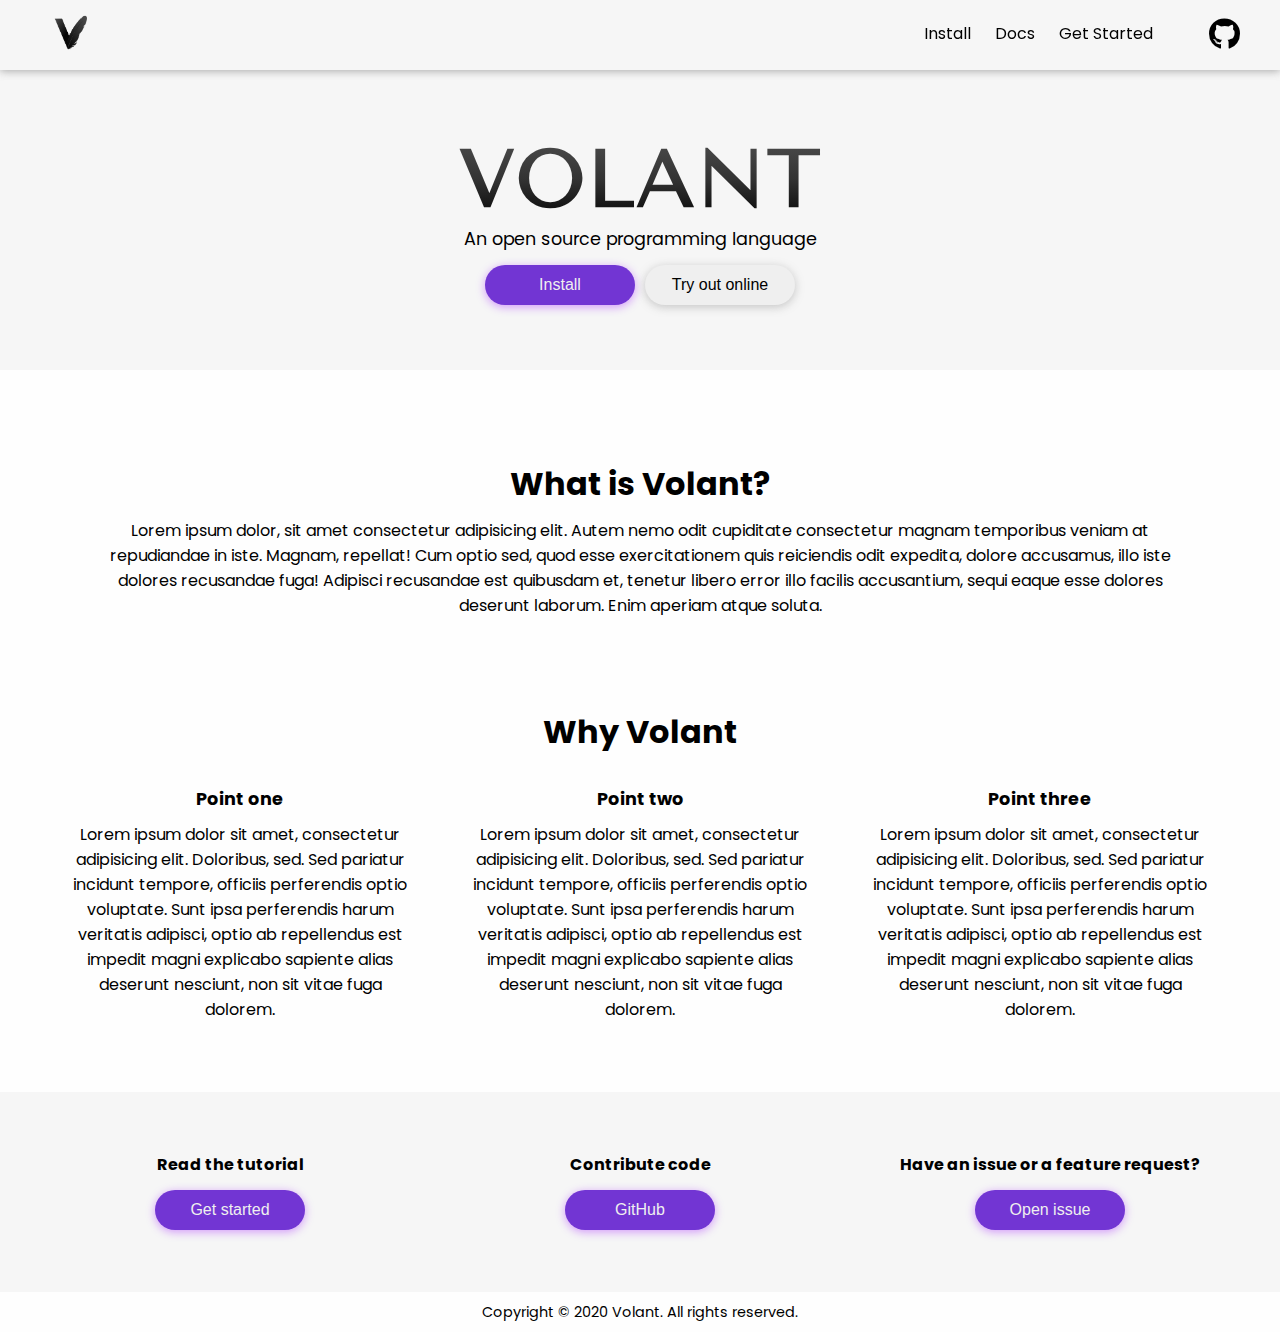
<file: index.html>
<!DOCTYPE html>
<html>
<head>
	<meta charset="utf-8">
	<meta name="viewport" content="width=device-width">
	<title>repl.it</title>
	<link href="style.css" rel="stylesheet" type="text/css" />
	<link href="pages/home.css" rel="stylesheet" type="text/css" />
    <link rel="stylesheet" href="https://use.fontawesome.com/releases/v5.14.0/css/all.css">
</head>

<body>
	<!--─────Header─────-->
	<header>
		<a class="logo" href="#main">
			<img src="images/logo.png" alt="logo" />
		</a>
		<nav>
			<ul class="nav-bar">
				<div class="bg"></div>
				<li><a class="nav-link" href="#">Install</a></li>
				<li><a class="nav-link" href="pages/docs.html">Docs</a></li>
				<li><a class="nav-link" href="#">Get Started</a></li>
			</ul>

            <a class="github" href="#"><i class="fab fa-github"></i></a>

			<div class="hamburger">
				<div class="line1"></div>
				<div class="line2"></div>
				<div class="line3"></div>
			</div>
		</nav>

	</header>

	<!--─────Main─────-->
	<div id="main">
		<!-- hero -->
		<div class="hero">
			<h1>VOLANT</h1>
			<p>An open source programming language </p>
            <div class="btns">
			<button class="btn-1">Install</button>
            <button class="btn-2">Try out online</button>
            </div>
        </div>
       
       <div class="about">
           <div class="what">
           <h3>What is Volant?</h3>
           <p>Lorem ipsum dolor, sit amet consectetur adipisicing elit. Autem nemo odit cupiditate consectetur magnam temporibus veniam at repudiandae in iste. Magnam, repellat! Cum optio sed, quod esse exercitationem quis reiciendis odit expedita, dolore accusamus, illo iste dolores recusandae fuga! Adipisci recusandae est quibusdam et, tenetur libero error illo facilis accusantium, sequi eaque esse dolores deserunt laborum. Enim aperiam atque soluta.</p>
           </div>

            <div class="why"> 
                <h3>Why Volant</h3>
                <div class="points">
                    <section>
                        <h4>Point one</h4>
                        <p>Lorem ipsum dolor sit amet, consectetur adipisicing elit. Doloribus, sed. Sed pariatur incidunt tempore, officiis perferendis optio voluptate. Sunt ipsa perferendis harum veritatis adipisci, optio ab repellendus est impedit magni explicabo sapiente alias deserunt nesciunt, non sit vitae fuga dolorem.</p>
                    </section>
                    <section>
                        <h4>Point two</h4>
                        <p>Lorem ipsum dolor sit amet, consectetur adipisicing elit. Doloribus, sed. Sed pariatur incidunt tempore, officiis perferendis optio voluptate. Sunt ipsa perferendis harum veritatis adipisci, optio ab repellendus est impedit magni explicabo sapiente alias deserunt nesciunt, non sit vitae fuga dolorem.</p>
                    </section>
                    <section>
                        <h4>Point three</h4>
                        <p>Lorem ipsum dolor sit amet, consectetur adipisicing elit. Doloribus, sed. Sed pariatur incidunt tempore, officiis perferendis optio voluptate. Sunt ipsa perferendis harum veritatis adipisci, optio ab repellendus est impedit magni explicabo sapiente alias deserunt nesciunt, non sit vitae fuga dolorem.</p>
                    </section>
                </div>
           </div>   
       </div>

       <div class="bottom"> 
            <section>
                <h4>Read the tutorial</h4>
                <button class="btn-1">Get started</button>
            </section>
            <section>
                <h4>Contribute code</h4>
                <button class="btn-1">GitHub</button>
            </section>
            <section>
                <h4>Have an issue or a feature request?</h4>
                <button class="btn-1">Open issue</button>
                
            </section>
        </div>

            <!-- for later 
            <div class="links">
                <h6>Docs</h6>
                <h6>Playground</h6>
                <h6>Blog</h6>
                <h6>Faqs</h6>
                <a href="">discord</a>
                <a href="">twitter</a>
                <a href="">github</a>
            </div>
             -->

    </div>

    <!--─────Footer─────-->
    <footer class="copyright">
        Copyright &#169; 2020 Volant. All rights reserved. 
		<a href="#" target="_blank"></a>
    </footer>

    <script src="script.js"></script>
</body>
</html>
</file>
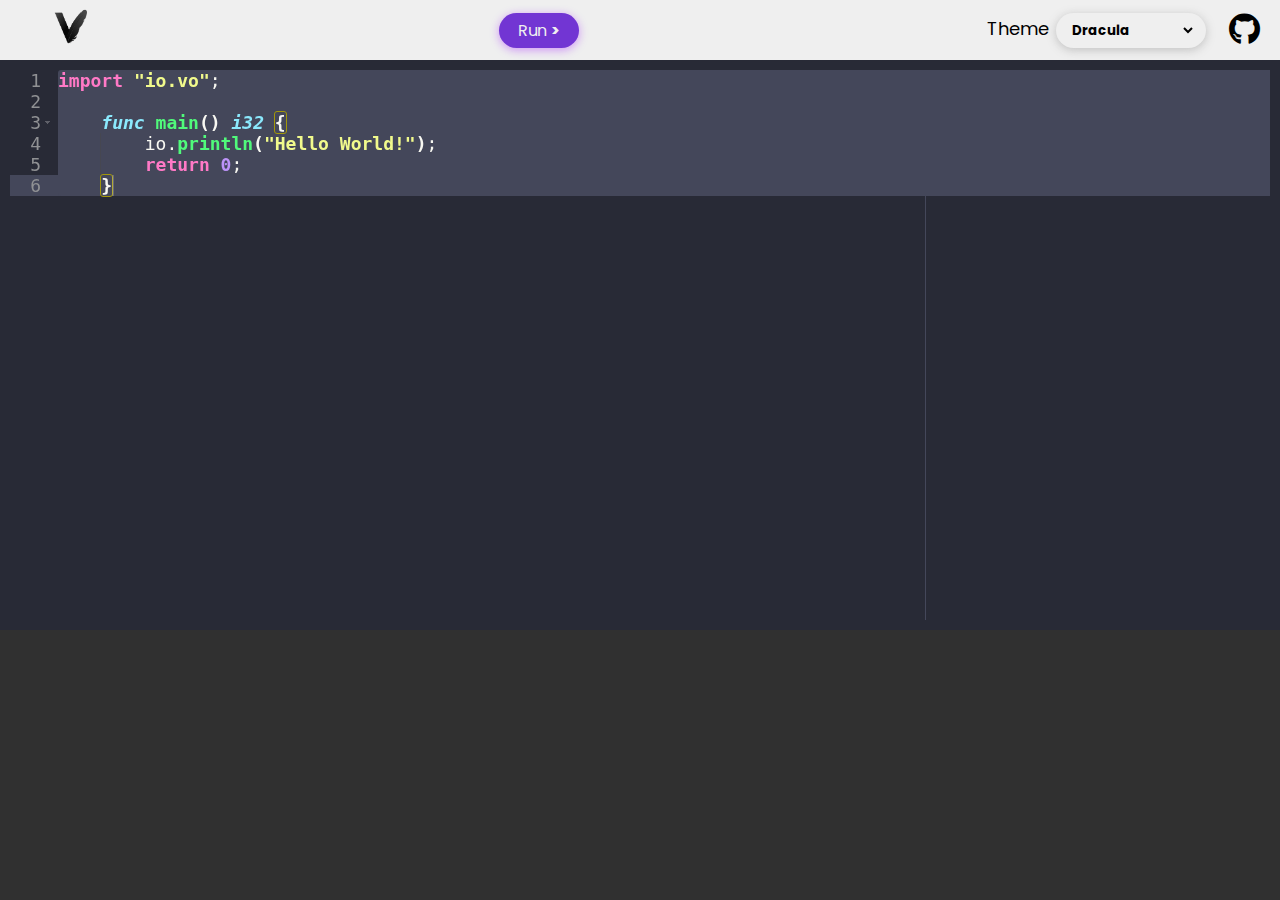
<file: editor/editor.html>
<!DOCTYPE html>
<html lang="en">
<head>
	<meta charset="UTF-8">
	<meta name="viewport" content="width=device-width, initial-scale=1.0">
	<link href="editor.css" rel="stylesheet" type="text/css" />
	<link rel="stylesheet" href="https://use.fontawesome.com/releases/v5.14.0/css/all.css">
	<title>Volant online</title>
</head>
<body>
    <header>
		<a class="logo" href="../index.html">
			<img src="../images/logo.png" alt="logo" />
		</a>

        <button id="run">Run <span>></span></button>

        <div class="oh">
        <div class="themeOption">
            <label for="themes">Theme</label>
            <select id="themes" size="1" value="textmate">
            <optgroup label="Bright">
                <option value="chrome">Chrome</option>
                <option value="clouds">Clouds</option>
                <option value="crimson_editor">Crimson Editor</option>
                <option value="dawn">Dawn</option>
                <option value="dreamweaver">Dreamweaver</option>
                <option value="eclipse">Eclipse</option>
                <option value="github">GitHub</option>
                <option value="iplastic">IPlastic</option>
                <option value="solarized_light">Solarized Light</option>
                <option value="textmate">TextMate</option>
                <option value="tomorrow">Tomorrow</option>
                <option value="xcode">Xcode</option>
                <option value="kuroir">Kuroir</option>
                <option value="katzenmilch">KatzenMilch</option>
                <option value="sqlserver">SQL Server</option>
            </optgroup>
            <optgroup label="Dark">
				<option value="ambiance">Ambiance</option>
				<option value="chaos">Chaos</option>
				<option value="clouds_midnight">Clouds Midnight</option>
				<option value="dracula" selected >Dracula</option>
				<option value="cobalt">Cobalt</option>
				<option value="gruvbox">Gruvbox</option>
				<option value="gob">Green on Black</option>
				<option value="idle_fingers">idle Fingers</option>
				<option value="kr_theme">krTheme</option>
				<option value="merbivore">Merbivore</option>
				<option value="merbivore_soft">Merbivore Soft</option>
				<option value="mono_industrial">Mono Industrial</option>
				<option value="monokai">Monokai</option>
				<option value="nord_dark">Nord Dark</option>
				<option value="pastel_on_dark">Pastel on dark</option>
				<option value="solarized_dark">Solarized Dark</option>
				<option value="terminal">Terminal</option>
				<option value="tomorrow_night">Tomorrow Night</option>
				<option value="tomorrow_night_blue">Tomorrow Night Blue</option>
				<option value="tomorrow_night_bright">Tomorrow Night Bright</option>
				<option value="tomorrow_night_eighties">Tomorrow Night 80s</option>
				<option value="twilight">Twilight</option>
				<option value="vibrant_ink">Vibrant Ink</option>
            </optgroup>
            </select>
        </div>
        

        <a class="github" href="https://github.com/volantlang/volant" target="blank_"><i class="fab fa-github"></i></a>
        </div>
	</header>

	<div id="editor"></div>
	<div id="outputBox"></div>

	<script src="ace.js"></script>
	<script src="mode-volant.js"></script>


	<script src="theme-dracula.js"></script>
	<script src="themes/theme-ambiance.js"></script>
	<script src="themes/theme-chaos.js"></script>
	<script src="themes/theme-chrome.js"></script>
	<script src="themes/theme-clouds.js"></script>
	<script src="themes/theme-clouds_midnight.js"></script>
	<script src="themes/theme-cobalt.js"></script>
	<script src="themes/theme-crimson_editor.js"></script>
	<script src="themes/theme-dawn.js"></script>
	<script src="themes/theme-dreamweaver.js"></script>
	<script src="themes/theme-eclipse.js"></script>
	<script src="themes/theme-github.js"></script>
	<script src="themes/theme-gob.js"></script>
	<script src="themes/theme-gruvbox.js"></script>
	<script src="themes/theme-idle_fingers.js"></script>
	<script src="themes/theme-iplastic.js"></script>
	<script src="themes/theme-katzenmilch.js"></script>
	<script src="themes/theme-kr_theme.js"></script>
	<script src="themes/theme-kuroir.js"></script>
	<script src="themes/theme-merbivore.js"></script>
	<script src="themes/theme-merbivore_soft.js"></script>
	<script src="themes/theme-mono_industrial.js"></script>
	<script src="themes/theme-monokai.js"></script>
	<script src="themes/theme-nord_dark.js"></script>
	<script src="themes/theme-pastel_on_dark.js"></script>
	<script src="themes/theme-solarized_dark.js"></script>
	<script src="themes/theme-solarized_light.js"></script>
	<script src="themes/theme-sqlserver.js"></script>
	<script src="themes/theme-terminal.js"></script>
	<script src="themes/theme-textmate.js"></script>
	<script src="themes/theme-tomorrow.js"></script>
	<script src="themes/theme-tomorrow_night.js"></script>
	<script src="themes/theme-tomorrow_night_blue.js"></script>
	<script src="themes/theme-tomorrow_night_bright.js"></script>
	<script src="themes/theme-tomorrow_night_eighties.js"></script>
	<script src="themes/theme-twilight.js"></script>
	<script src="themes/theme-vibrant_ink.js"></script>
	<script src="themes/theme-xcode.js"></script>

	<script>
		let editor = ace.edit('editor');
		editor.setTheme('ace/theme/dracula');
		editor.session.setMode('ace/mode/volant')
		editor.setValue(`
	import "io.vo";

	func main() i32 {
		io.println("Hello World!");
		return 0;
	}`.trim());
		
		const gibOutput = async(code) => await (await fetch("https://volant-execution-server.apoorvsingal.repl.co/evalthispls", {
			method: "POST",
			headers: {
				"Content-Type": "application/json",
			},
			body: JSON.stringify({ code })
		})).text();

		const outputBox = document.getElementById("outputBox"); 
		const run = document.getElementById("run");
		
		run.onclick = async () => {
			outputBox.innerHTML = "Working...";
			const out = await gibOutput(editor.getValue())
			outputBox.innerHTML = out.replace(/\n/g, "<br/>");
		};

		const themeSelector = document.getElementById("themes");

		themeSelector.onchange = () => {
			editor.setTheme("ace/theme/"+themeSelector.value);
		};
	</script>
</body>
</html>
</file>
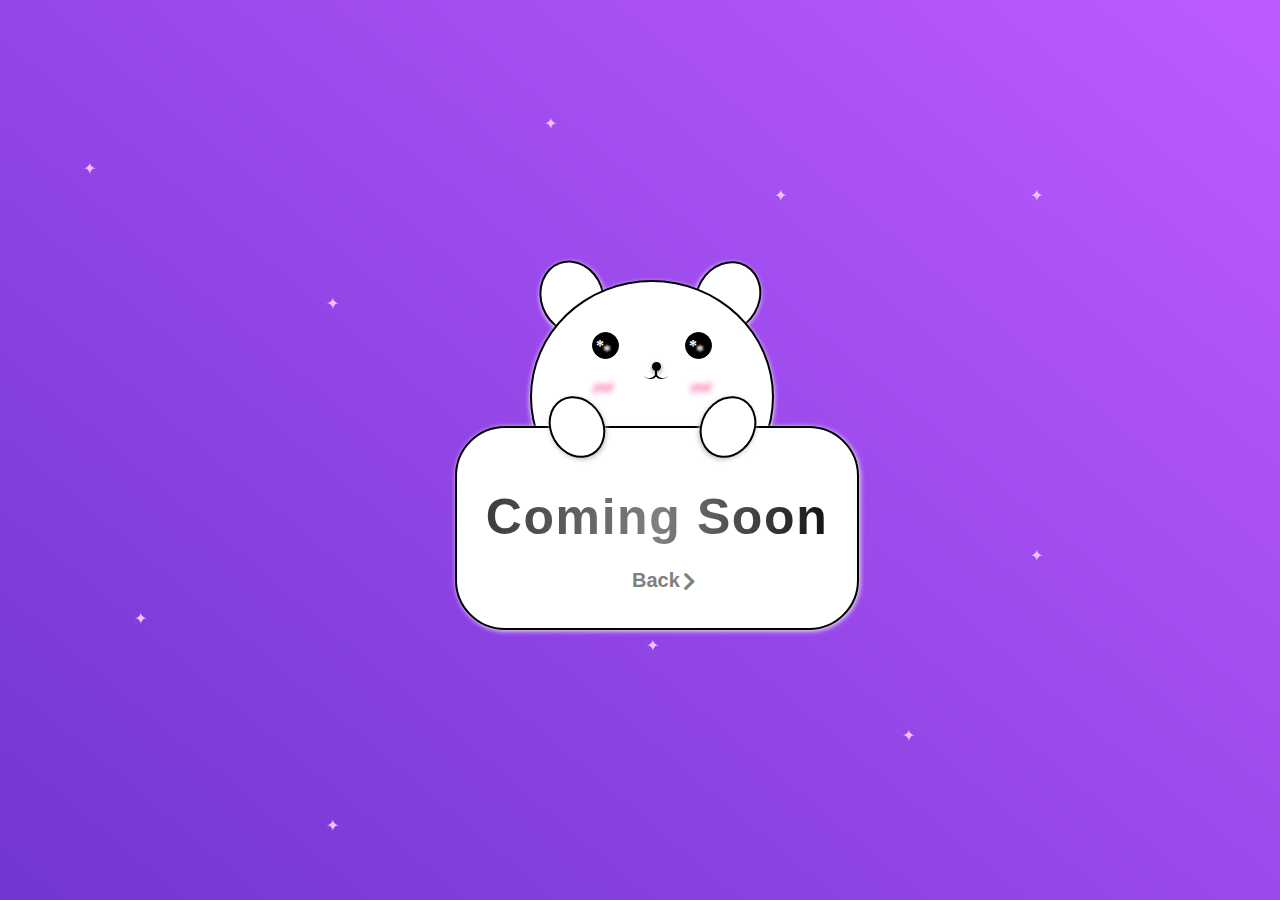
<file: pages/soon.html>
<!DOCTYPE html>
<html lang="en">
<head>
    <meta charset="UTF-8">
    <meta name="viewport" content="width=device-width, initial-scale=1.0">
    <title>Coming Soon</title>
    <link href="soon.css" rel="stylesheet" type="text/css" />
    <link rel="stylesheet" href="https://use.fontawesome.com/releases/v5.14.0/css/all.css">
    <link rel="icon" href="../images/logoWhite.png">
</head>
<body>
    <div class="sorry">
	<div class="bunny">
	<div class="ear1"></div>
		<div class="ear2"></div>
	<div class="face">
		<div class="eye1"><span>*</span></div> 
		<div class="eye2"><span>*</span></div>
		<div class="nose"></div>
		<div class="blush">~</div>
		<div class="blush2">~</div>
	</div>
	<div class="hand1"></div>
	<div class="hand2"></div>
		</div>
	<div class="message"><h1>Coming Soon</h1>
    <h2><a href="../index.html">Back<i class="fas fa-chevron-right"></i></a></h2>
</div>
</div>
 <div class="box">
	<div>✦</div>
	<div>✦</div>
	<div>✦</div>
	<div>✦</div>
	<div>✦</div>
	<div>✦</div>
	<div>✦</div>
	<div>✦</div>
	<div>✦</div>
	<div>✦</div>
</div>
</body>
</html>
</file>
<file: style.css>
@import url('https://fonts.googleapis.com/css2?family=Poppins:wght@300&family=Tenor+Sans&display=swap');

:root{
	--background: #fefefe;
	--fonts-color: #000000;
	--decor-color:#7235d3;
    --header-background:#F6F6F6;
	--main-font-family: 'Poppins', sans-serif;
    --style-font-family: 'Tenor Sans', sans-serif;
    --button-font-family: Arial, Helvetica, sans-serif;
    --heading-font-family: 'Poppins', sans-serif;
}

*{
	margin: 0;
	padding: 0;
	scroll-behavior: smooth;
}

body{
	width: 100%;
	height: 100%;
    font-size: 16px;
    background: var(--background);
}

/*────────────────── 
       Fonts
──────────────────*/

h1{
    font-family: var(--style-font-family);
}

h2,h3,h4,h5,h6{
    font-family: var(--heading-font-family);
}

p{
    font-family: var(--main-font-family);
}

/*────────────────── 
       Buttons
──────────────────*/

button{
    border-radius: 50px;
    font-size: 1em;
    width: 150px;
    height: 40px;
    margin: 3px;
    border: none;
    cursor: pointer;
    font-family: var(--button-font-family);
}

button:focus{
    outline: none;
}

.btn-1{
    transition: 0.3s;
    background: var(--decor-color);
    color: #efefef;
    box-shadow: 0 2px 10px 0 #9900ff63;
}

.btn-1:hover{
    background: #8031ff;
    box-shadow: 0 3px 10px 0 #9900ffa4;
}

.btn-2{
    transition: 0.3s;
    box-shadow: 0 2px 10px 0 #8080806b;
}

.btn-2:hover{
    background: #fff;
    box-shadow: 0 3px 10px 0 #808080d3;
}

/*────────────────── 
       Header
──────────────────*/

header{
	margin: 0 auto;
	width: 100%;
	height: 70px;
	display: flex;
    align-items: center; 
	justify-content: space-between; 
    background: var(--header-background);
	position: fixed;
	top: 0;
	transition: 0.3s;
    filter: drop-shadow(0 1px 4px #808080ab);
    z-index: 50;
}

.logo img{
    margin-left: 50px;
    width: 40px;
}

.nav-bar{
	list-style: none;
	position: relative;
	display: inline-flex;
}

a.nav-link{
	padding: 2px;
	margin: 5px 10px;
	text-decoration: none;
	color: var(--main-fonts-color);
	font-family: var(--main-font-family);
	cursor: pointer;
	text-transform: capitalize;
}

a.nav-link:hover{
    border-bottom: 2px solid #7235d3;
    color: var(--decor-color);
    font-weight: bold;
}

.github, .icon{
    font-size: 2em;
    margin:0 40px;
	cursor: pointer;
	text-decoration: none;
	color: var(--main-fonts-color);
    transition: 0.3s;
}

.icon:hover{
    color: var(--decor-color);
    text-shadow: 0 1px 10px #9900ff62; 
}

/*────────────────── 
       Footer
──────────────────*/

footer {
    position: relative;
    bottom: 0;
	width: 100%;
	height: 100%;
}

.copyright {
    color: var(--main-fonts-color);
	font-size: 0.9em;
	line-height: 40px;
	text-align: center;
    font-family: var(--main-font-family);
}

/*────────────────── 
     Hamburger
──────────────────*/

.hamburger {
	display: none;
	cursor: pointer;
}

.hamburger div{
	width: 30px;
	height: 3px;
	background: var(--decor-color);
	margin: 5px;
	transition:all 0.3s ease;
}

.toggle .line1{
	transform: rotate(-45deg) translate(-5px,6px);
}

.toggle .line2{
	opacity: 0;
}

.toggle .line3{
	transform: rotate(45deg) translate(-5px,-6px);
}
</file>
<file: pages/home.css>
#main{
    width: 100%;
    height: 100%;
}

.hero{
    position: relative;
    margin-top:70px;
    width: 100%;
    height: 300px;
    text-align: center;
    display: flex;
    flex-direction: column;
    justify-content: center;
    background: #F6F6F6;
}

.hero h1{
    font-size: 5em;
    letter-spacing: 1.6px;
    color: #333;
    background: linear-gradient(to top, #000000, #333333, #505050);
    -webkit-background-clip: text;
    -webkit-text-fill-color: transparent;
}

.hero p{
    font-size: 1.1em;
}

.btns{
    margin-top: 10px;
}

.about{
    text-align: center;
    margin: 40px;
}

section {
    padding: 20px;
    width: 370px;
}

.points {
    display: flex;
   justify-content: center;
}

h3{
    font-size: 2em;
    margin: 10px;

 }

.about h4{
    font-size: 1.1em;
}

.about p{
    font-size: 1em;
    margin: 10px;
}

.what{
    padding: 40px;
}
.why{
    margin: 40px 0;
}

.bottom{
    width: 100%;
    height: 200px;
    display: flex;
    align-items: center;
    justify-content: center;
    text-align: center;
    background: var(--header-background);
}

.bottom h4{
    margin-bottom: 10px;
}
</file>
<file: editor/editor.css>
@import url('https://fonts.googleapis.com/css2?family=Poppins:wght@300&display=swap');

body{
    background: #282a36;
    font-family: 'Poppins', sans-serif;
}

/*────────────────── 
      Editor
──────────────────*/

#editor {
    position: absolute;
    top: 60px;
    bottom: 30vh;
    left: 0;
    right: 0;
    font-size: 18px;
    border: 10px solid transparent;
    box-sizing: border-box;
}

/*────────────────── 
      header
──────────────────*/

header{
	margin: 0;
	width: 100%;
	height: 60px;
    background: #efefef;
	position: absolute;
	top: 0;
    left: 0;
    display: inline-flex;
    align-items: center;
    justify-content: space-between;
}

.logo img{
    margin-left: 50px;
    width: 40px;
}

a{
    text-decoration: none;
}

/*────────────────── 
      Buttons
──────────────────*/

#run{
    color: #efefef;
    background: #7235d3;
    box-shadow: 0 2px 10px 0 #9900ff63;
}

button{
    border-radius: 50px;
    font-size: 1em;
    width: 80px;
    height: 35px;
    margin: 3px;
    border: none;
    cursor: pointer;
    font-family: 'Poppins', sans-serif;
}

button:focus{
    outline: none;
}

#run:hover{
    box-shadow: 0 3px 10px 0 #9900ffa4;
}

span{
    font-weight: bold;
}

label {
    font-size: 18px;
}

.github{
    font-size: 2em;
    color: #000000;
    margin: 0 20px;
}

.oh{
    display: flex;
    justify-content: space-evenly;
    align-items: center;
}

select#themes  {
    border-radius: 50px;
    width: 150px;
    height: 35px;
    margin: 3px;
    border: none;
    padding: 0 12px;
    border-right: 10px solid transparent;
    cursor: pointer;
    box-shadow: 0 2px 10px 0 #8080806b;
    font-family: 'Poppins', sans-serif;
    font-weight: bold;
}

select#themes:hover{
    box-shadow: 0 3px 10px 0 #808080d3;
}

select#themes:focus{
    outline: none;
}

/*────────────────── 
    Result Box
──────────────────*/

#outputBox{
    position: absolute;
    bottom: 0;
    left: 0;
    width: 100%;
    height: 30vh;
    color: #efefef;
    overflow-y: auto;
    overflow-x: hidden;
    word-wrap: break-word;
    background: #303030;
    border: 20px solid transparent;
    box-sizing: border-box;
}

/*────────────────── 
    Media Query
──────────────────*/

@media (max-width: 500px) {
    .themeOption  {
        display: none;
    }
}
</file>
<file: pages/soon.css>
*{
	margin:0;
	padding:0;

}

body{
	width: 100%;
	height: 100vh;
 	background-image: linear-gradient(40deg, #7235d3, #9900ffa4 );
	overflow:hidden;
}


h1{
	text-align: center;
	padding: 60px 20px;
	font-size:50px;
	letter-spacing: 1.6px;
    color: #333;
    background: linear-gradient(90deg,  #303030, gray, #000);
    -webkit-background-clip: text;
    -webkit-text-fill-color: transparent;
    font-family: sans-serif;
}
h2 a{
    position: relative;
    top: -40px;
    left: 175px;
    color: gray;
    font-size: 20px;
    text-decoration: none;
    text-align: center;
    font-family: sans-serif;
}

h2 i{
    position: relative;
    left: 3px;
    top:2px;
    color: gray;
    animation: o 1s infinite ease-in-out;
}

@keyframes o {
  0% {
    left: 3px;
  }
  50% {
   left: 7px;
  }
  100% {
   left: 3px;
  }
}

.sorry{
	position: absolute;
	top: 50%;
	left: 50%;
	transform: translate(-50%,-50%);
	width: 500px;
	height: 600px;
}

.face{
	position: absolute;
	top:130px;
	left: 140px;
	width: 240px;
	height: 230px;
	border-radius: 50%;
	border: 2px solid #000;
	background: #fff;
	box-shadow: 0px 2px 5px #fff;
}

.ear1{
	position: absolute;
	top:110px;
	left: 150px;
	width: 60px;
	height: 70px;
	border-radius: 50%;
	border: 2px solid #000;
	transform:rotate(-20deg);
	background: #fff;
	box-shadow: 0px 2px 5px #fff;
}

.ear2{
	position: absolute;
	top:110px;
	right: 130px;
	width: 60px;
	height: 70px;
	border-radius: 50%;
	border: 2px solid #000;
	transform:rotate(30deg);
	background: #fff;
	box-shadow: 0px 2px 5px #fff;
}

.eye1{
	position: absolute;
	top:50px;
	left: 60px;
	width: 25px;
	height: 25px;
	border-radius: 100%;
	border: 1px solid black;
	background: #000;
	z-index: 1;
	animation: blink 3s infinite;
}

.eye2{
	position: absolute;
	top:50px;
	right: 60px;
	width: 25px;
	height: 25px;
	border: 1px solid black;
	border-radius: 100%;
	background: #000;
	z-index: 1;
	animation: blink 3s infinite;
}



@keyframes blink {
    0%, 100% {
        transform: scale(1, 0);
    }
    5%, 95% {
        transform: scale(1, 1);
    }
}

span{
	padding: 3px;
	line-height: 25px;
	font-weight: bold;
	color: #fff;
	background: transparent;
	text-shadow: 7px 5px 2px #fff;
}

.nose{
	position: absolute;
  	top: 80px;
  	left: 120px;
	width: 5px;
	height: 5px;
	background: #000;
	border-radius: 50%;
	border: 2px solid #000;
	box-shadow: 0px 2px 5px gray;
}

.nose::after{
	content:"";
  	position: absolute;
  	top: -5px;
  	left: 3px;
  	height: 20px;
  	width: 15px;
  	background:transparent;
  	border-bottom: 2px solid #000;
  	border-radius: 100%;
	overflow:hidden;
	transform:rotate(50deg);
}

.nose::before{
	content:"";
  	position: absolute;
  	top: -5px;
  	right: 4px;
  	height: 20px;
  	width: 15px;
  	background:transparent;
  	border-bottom: 2px solid #000;
  	border-radius: 100%;
	overflow:hidden;
	transform:rotate(-50deg);
}

.blush{
	position: absolute;
	top: 80px;
	left: 60px;
	text-shadow: 0px 2px 6px #ff006a; 
	font-size: 40px;
	color: transparent;
	transform:rotate(-10deg);
}

.blush2{
	position: absolute;
	top: 80px;
	right: 60px;
	text-shadow: 0px 2px 6px #ff006a; 
	font-size: 40px;
	color: transparent;
	transform:rotate(-10deg);
}

.hand1{
	position: absolute;
	top:245px;
	right: 135px;
	width: 50px;
	height: 60px;
	border-radius: 50%;
	border: 2px solid #000;
	transform:rotate(30deg);
	z-index: 5;
	background: #fff;
	box-shadow: 0px 2px 5px silver;
}

.hand2{
	position: absolute;
	top: 245px;
	left: 160px;
	width: 50px;
	height: 60px;
	border-radius: 50%;
	border: 2px solid #000;
	transform:rotate(-30deg);
	z-index: 5;
	background: #fff;
	box-shadow: 0px 2px 5px silver;
}

.message{
	position: absolute;
	left: 65px;
	bottom: 120px;
	width: 400px;
	height: 200px;
	border-radius: 50px;
	border: 2px solid #000;
	background: #fff;
	z-index:2;
	box-shadow: 1px 1px 5px #efefef;
}


.box div {
  color: rgb(242, 192, 255);
  position: absolute;
  width: 60px;
  height: 60px;
  background-color: transparent;
  border: 6px solid rgba(255, 2555, 255, 0);
  user-select: none;
  -moz-user-select: none;
  -khtml-user-select: none;
  -webkit-user-select: none;
  -o-user-select: none;
}

.box div:nth-child(1) {
  top: 12%;
  left: 42%;
  animation: bkg 10s linear infinite;
}

.box div:nth-child(2) {
  top: 70%;
  left: 50%;
  animation: bkg 7s linear infinite;
}

.box div:nth-child(3) {
  top: 17%;
  left: 6%;
  animation: bkg 9s linear infinite;
}

.box div:nth-child(4) {
  top: 20%;
  left: 60%;
  animation: bkg 10s linear infinite;
}

.box div:nth-child(5) {
  top: 67%;
  left: 10%;
  animation: bkg 6s linear infinite;
}

.box div:nth-child(6) {
  top: 80%;
  left: 70%;
  animation: bkg 12s linear infinite;
}

.box div:nth-child(7) {
  top: 60%;
  left: 80%;
  animation: bkg 15s linear infinite;
}

.box div:nth-child(8) {
  top: 32%;
  left: 25%;
  animation: bkg 16s linear infinite;
}

.box div:nth-child(9) {
  top: 90%;
  left: 25%;
  animation: bkg 9s linear infinite;
}

.box div:nth-child(10) {
  top: 20%;
  left: 80%;
  animation: bkg 5s linear infinite;
}

@keyframes bkg {
  0% {
    transform: scale(0) translateY(0) rotate(0);
    opacity: 1;
  }
  100% {
    transform: scale(5) translateY(-90px) rotate(360deg);
    opacity: 0;
  }
}
</file>
